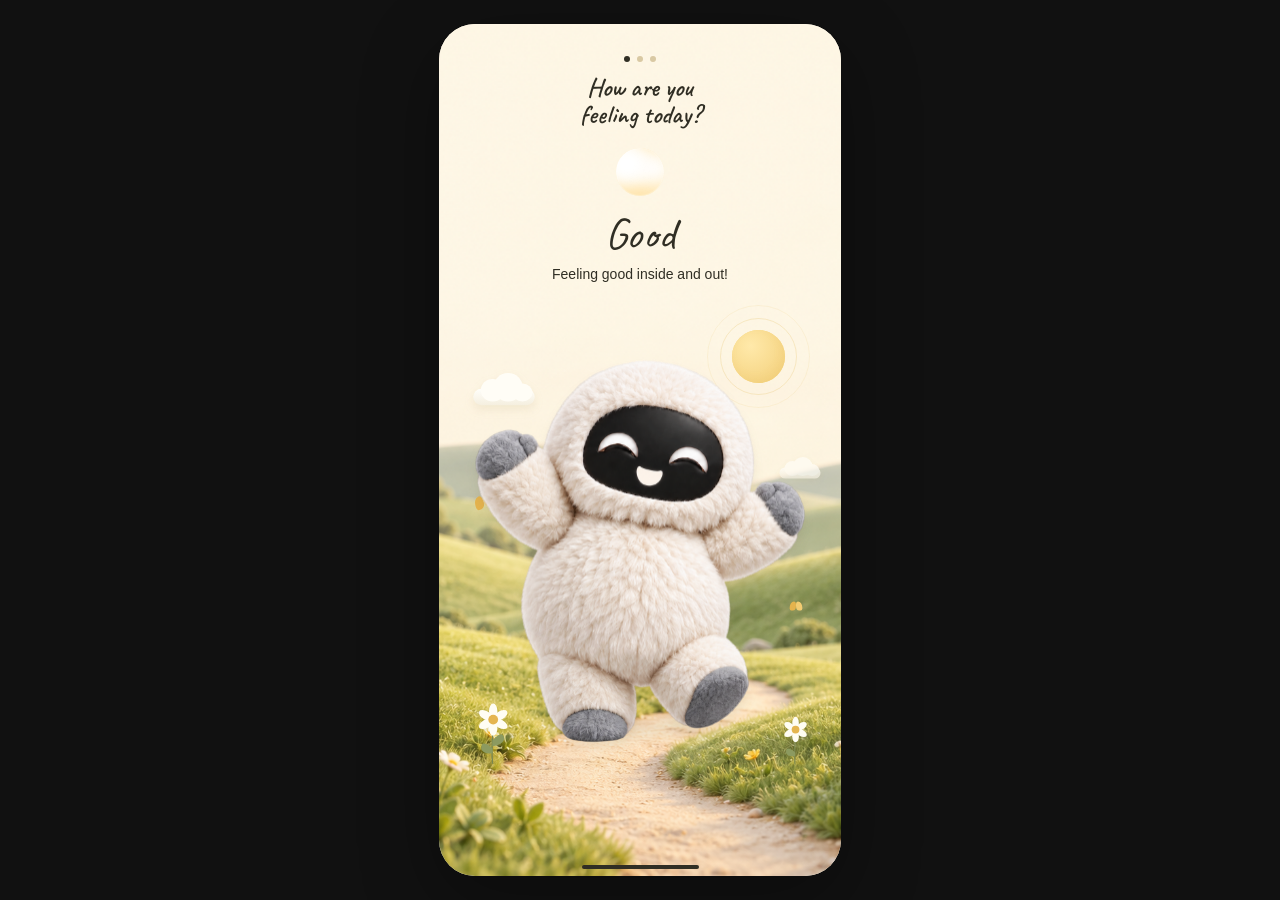
<file: Preview/moods.html>
<!doctype html>
<html lang="en">
<head>
  <meta charset="utf-8">
  <meta name="viewport" content="width=device-width, initial-scale=1, viewport-fit=cover">
  <meta name="theme-color" content="#fff8e8">
  <title>Mood Day — A little sunshine</title>
  <link rel="icon" href="data:image/svg+xml,%3Csvg xmlns='http://www.w3.org/2000/svg' viewBox='0 0 100 100'%3E%3Ctext y='.9em' font-size='90'%3E☀️%3C/text%3E%3C/svg%3E">
  <link rel="stylesheet" href="styles.css?v=mood-orb-10">
  <link rel="stylesheet" href="transitions.css?v=1">
  <script src="transitions.js?v=2"></script>
</head>
<body class="phone-only">
  <aside class="preview-note">
    <span class="wordmark"><span class="brand-sun">✳</span> mood day</span>
    <div class="intro"><span class="eyebrow">A MOMENT FOR YOU</span><h2>Every feeling<br>has a place.</h2><p>A little pause to notice your day.<br>Let’s start with a little sunshine.</p></div>
    <div class="preview-tools"><span class="preview-label"><i></i> GOOD · INTERACTIVE PREVIEW</span><button id="motion-toggle" aria-pressed="false"><span aria-hidden="true">Ⅱ</span> Pause motion</button><p>Swipe to explore. Tap your companion to choose.</p></div>
  </aside>

  <main class="phone" aria-label="Mood check-in, step 1 of 3"><div class="neutral-scenery" aria-hidden="true"></div>

    <header class="checkin-header">
      <div class="steps" aria-hidden="true"><i class="current"></i><i></i><i></i></div>
      <h1>How are you<br>feeling today?</h1>
    </header>

    <section class="mood-caption">
      <div class="mood-orb" aria-hidden="true"><span class="orb-cloud orb-cloud-one"></span><span class="orb-cloud orb-cloud-two"></span></div>
      <button class="mood-label" id="happy-label" aria-label="Choose good mood" aria-pressed="false">Good</button>
      <p class="mood-description">Feeling good inside and out!</p>
      <span class="selection-hint sr-only" role="status" aria-live="polite">Tap your companion to choose</span>
    </section>

    <section class="mood-scene" aria-label="Good mood in a sunny meadow">
      <div class="rain" aria-hidden="true"></div><div class="landscape" aria-hidden="true"></div>
      <div class="sun" aria-hidden="true"><div class="sun-core"></div></div>
      <div class="cloud cloud-one" aria-hidden="true"><i></i><i></i><i></i></div>
      <div class="cloud cloud-two" aria-hidden="true"><i></i><i></i><i></i></div>
      <div class="motes" aria-hidden="true"></div>
      <div class="butterfly butterfly-one" aria-hidden="true"><i></i><i></i></div>
      <div class="butterfly butterfly-two" aria-hidden="true"><i></i><i></i></div>
      <div class="avatar-shadow" aria-hidden="true"></div>
      <button class="avatar-button" id="happy-avatar" aria-label="Choose good mood" aria-pressed="false">
        <span class="avatar-jump"><img class="neutral-character" src="../MoodDay/Assets.xcassets/NeutralAvatar.imageset/neutral-avatar.png" alt="Neutral, your fluffy companion" aria-hidden="true"><img class="sad-character" src="../MoodDay/Assets.xcassets/SadAvatar.imageset/sad-avatar.png?v=white-mouth" alt="Sad, your fluffy companion"><canvas style="position:absolute;inset:0;width:100%;height:100%" id="happy-character" role="img" aria-label="Happy, the original fluffy companion with blinking eyes"></canvas></span>
      </button>
      <div class="celebration" aria-hidden="true"></div>
      <svg class="flower flower-one" aria-hidden="true" viewBox="0 0 50 94"><path d="M25 93Q23 68 27 31" stroke="#79864f" stroke-width="2" fill="none"/><path d="M25 71Q8 57 9 72Q12 80 25 78M25 60Q40 43 42 58Q38 67 25 68" fill="#8c9a60"/><g fill="#fffdf3"><ellipse cx="26" cy="18" rx="6" ry="11"/><ellipse cx="26" cy="18" rx="6" ry="11" transform="rotate(60 26 30)"/><ellipse cx="26" cy="18" rx="6" ry="11" transform="rotate(120 26 30)"/><ellipse cx="26" cy="18" rx="6" ry="11" transform="rotate(180 26 30)"/><ellipse cx="26" cy="18" rx="6" ry="11" transform="rotate(240 26 30)"/><ellipse cx="26" cy="18" rx="6" ry="11" transform="rotate(300 26 30)"/></g><circle cx="26" cy="30" r="7" fill="#e5b54f"/></svg>
      <svg class="flower flower-two" aria-hidden="true" viewBox="0 0 50 94"><path d="M25 93Q23 68 27 31" stroke="#79864f" stroke-width="2" fill="none"/><path d="M25 71Q8 57 9 72Q12 80 25 78" fill="#8c9a60"/><g fill="#fffdf3"><ellipse cx="26" cy="18" rx="6" ry="11"/><ellipse cx="26" cy="18" rx="6" ry="11" transform="rotate(60 26 30)"/><ellipse cx="26" cy="18" rx="6" ry="11" transform="rotate(120 26 30)"/><ellipse cx="26" cy="18" rx="6" ry="11" transform="rotate(180 26 30)"/><ellipse cx="26" cy="18" rx="6" ry="11" transform="rotate(240 26 30)"/><ellipse cx="26" cy="18" rx="6" ry="11" transform="rotate(300 26 30)"/></g><circle cx="26" cy="30" r="7" fill="#e5b54f"/></svg>
    </section>



    <footer class="actions"><button class="next-button" id="next" hidden>Next</button></footer>
    <div class="home-indicator" aria-hidden="true"></div>

    <dialog id="confirmation" aria-labelledby="confirmation-title">
      <div class="sheet-handle" aria-hidden="true"></div><span class="sheet-sun" aria-hidden="true">☀</span><p class="step-label">YOUR CHECK-IN</p><h2 id="confirmation-title">You’re feeling happy.</h2><p>A little joy, noticed.<br>Take that sunshine with you.</p><button id="close-confirmation">Back to check-in <span aria-hidden="true">↗</span></button>
    </dialog>
  </main>
  <span class="desktop-footnote">YOUR DAY. YOUR PACE.</span>
  <script src="happy.js?v=centered-copy-21"></script>
  <script src="app.js?v=good-copy-22"></script>
</body>
</html>
</file>
<file: Preview/styles.css>
:root{--cream:#fff8e8;--ink:#302e24;--muted:#8b795b;--gold:#a78541;--line:#d8c9a3;--sans:-apple-system,BlinkMacSystemFont,"Segoe UI",sans-serif;--serif:Georgia,"Times New Roman",serif;color:var(--ink);font-family:var(--sans);font-synthesis:none}
*{box-sizing:border-box}body{margin:0;min-height:100vh;background:#eae9df;display:flex;align-items:center;justify-content:center;gap:110px;padding:38px 30px;background-image:radial-gradient(ellipse at 65% 35%,#f5f3e9 0,transparent 70%)}button{font:inherit;cursor:pointer;-webkit-tap-highlight-color:transparent}button:focus-visible{outline:3px solid #a78541;outline-offset:6px}button:disabled{cursor:default}button{touch-action:manipulation}.preview-note{width:310px;align-self:stretch;display:flex;flex-direction:column;justify-content:center;position:relative}.wordmark{position:absolute;top:30px;font-family:var(--serif);font-size:28px;letter-spacing:-1px}.brand-sun{font-size:34px;color:#9d854b;margin-right:8px;vertical-align:-2px}.eyebrow{font-size:10px;letter-spacing:2.7px;color:#8b8168;font-weight:600}.intro h2{font-family:var(--serif);font-weight:400;letter-spacing:-1.8px;font-size:49px;line-height:1.13;margin:21px 0}.intro p{font-size:14px;line-height:1.8;color:#7b7868}.preview-tools{margin-top:68px}.preview-label{font-size:9px;letter-spacing:1.6px;display:block;color:#7c7968}.preview-label i{display:inline-block;width:6px;height:6px;background:#8d9c6e;border-radius:100%;margin-right:8px}#motion-toggle{display:flex;gap:10px;align-items:center;background:none;border:1px solid #cfcdbb;border-radius:30px;padding:11px 17px;margin-top:19px;color:#555646;font-size:12px;min-height:44px}.preview-tools p{font-size:11px;color:#807c6b;margin-top:16px}.desktop-footnote{position:fixed;bottom:20px;left:35px;color:#8b8979;font-size:9px;letter-spacing:2.4px}
.phone{width:402px;height:852px;flex-shrink:0;position:relative;overflow:hidden;background:var(--cream);border:7px solid #f9f7ed;border-radius:49px;box-shadow:0 0 0 1px #d6d4c6,0 32px 60px -20px #4c4d3440,0 5px 8px #77745c13;display:flex;flex-direction:column;isolation:isolate}.statusbar{height:47px;flex-shrink:0;display:flex;align-items:center;justify-content:space-between;padding:0 26px;font-size:14px;font-weight:600}.status-icons{display:flex;align-items:center;gap:5px}.status-icons svg{width:17px;height:13px}.status-icons svg:last-child{width:24px}.checkin-header{z-index:3;text-align:center;padding:13px 18px 0;pointer-events:none}.steps{display:flex;justify-content:center;gap:7px;margin-bottom:19px}.steps i{width:6px;height:6px;border-radius:50%;background:#d9c9a3}.steps i.current{background:var(--ink)}.step-label{font-size:10px;letter-spacing:2.5px;color:var(--gold);font-weight:600;margin:0 0 17px}.checkin-header h1{font-family:var(--serif);font-size:36px;line-height:1.12;font-weight:500;letter-spacing:-1.2px;margin:0}.subtitle{font-family:var(--serif);font-size:16px;color:var(--muted);margin:16px 0 0}
.mood-scene{position:relative;flex:1;min-height:280px;margin-top:1px;isolation:isolate}.landscape{position:absolute;inset:-26px -16px -46px;background:url('../MoodDay/Assets.xcassets/HappyMeadow.imageset/happy-meadow.png') center bottom/cover no-repeat;mask-image:linear-gradient(transparent 0,#000 17%,#000 79%,transparent 100%);animation:meadow-breathe 12s ease-in-out infinite alternate;z-index:-2}.sun{position:absolute;right:14%;top:8%;width:53px;height:53px;border-radius:100%;background:#f8d985;box-shadow:0 0 30px 13px #f8d77838,0 0 70px 28px #f4d78a20;animation:sun-glow 5s ease-in-out infinite;z-index:-1}.sun:before,.sun:after{content:"";position:absolute;inset:-12px;border:1px solid #e4bf6344;border-radius:50%}.sun:after{inset:-25px;border-color:#e4bf6320}.sun-core{height:100%;border-radius:100%;background:radial-gradient(circle at 35% 30%,#ffe9aa,#f2ce77);box-shadow:inset -3px -4px 8px #d6ab4d15}.cloud{position:absolute;width:82px;height:22px;border-radius:30px;background:linear-gradient(#fffefa,#f5efdfff);filter:drop-shadow(0 6px 6px #a9945420);z-index:-1}.cloud i{position:absolute;border-radius:100%;background:#fffdf6;bottom:5px}.cloud i:nth-child(1){width:32px;height:30px;left:10px}.cloud i:nth-child(2){width:39px;height:38px;left:27px}.cloud i:nth-child(3){width:27px;height:24px;left:52px}.cloud-one{top:20%;left:6%;transform:scale(.75);animation:cloud-drift 17s ease-in-out infinite alternate}.cloud-two{top:36%;right:0%;transform:scale(.5);opacity:.7;animation:cloud-drift-two 22s ease-in-out infinite alternate}.avatar-button{position:absolute;top:6%;left:-1%;width:102%;height:99%;border:0;background:none;padding:0;z-index:3;border-radius:45%}.avatar-jump{display:block;width:100%;height:100%;transform-origin:50% 80%}.avatar{display:block;width:100%;height:100%;object-fit:contain;filter:drop-shadow(0 13px 8px #6b62401e);animation:avatar-float 4.4s ease-in-out infinite;user-select:none}.avatar-button:hover .avatar{filter:drop-shadow(0 14px 9px #6b624035)}.avatar-shadow{position:absolute;width:124px;height:19px;border-radius:50%;background:#635b4630;filter:blur(7px);bottom:6%;left:calc(50% - 62px);animation:shadow-breathe 4.4s ease-in-out infinite}.avatar-button.bounce .avatar-jump{animation:joy-hop .9s cubic-bezier(.22,.75,.3,1)}.motes,.celebration{position:absolute;inset:0;pointer-events:none;z-index:4;overflow:hidden}.mote{position:absolute;width:4px;height:4px;border-radius:100% 0 100% 100%;background:#fffef1;box-shadow:0 0 5px #fffcdf;animation:petal-drift var(--duration) ease-in-out infinite;animation-delay:var(--delay);opacity:0}.mote:nth-child(3n){background:#edc773;width:5px;height:3px}.spark{position:absolute;color:#fff9d2;left:50%;top:48%;font-size:17px;animation:spark-burst 900ms ease-out forwards;transform:translate(-50%,-50%)}.butterfly{position:absolute;z-index:2;width:18px;height:16px;animation:butterfly-drift 8s ease-in-out infinite}.butterfly i{position:absolute;top:0;width:9px;height:13px;background:#e5b34d;border-radius:80% 40% 60% 30%;transform-origin:right center;animation:wing .45s ease-in-out infinite alternate}.butterfly i+i{left:9px;transform-origin:left center;border-radius:40% 80% 30% 60%;animation-delay:-.2s;background:#f3cc71}.butterfly-one{top:43%;left:9%;transform:rotate(-20deg)}.butterfly-two{top:65%;right:9%;scale:.7;animation-delay:-4s}.flower{position:absolute;bottom:0;width:35px;height:67px;z-index:5;transform-origin:center bottom;animation:flower-sway 4s ease-in-out infinite alternate;filter:drop-shadow(1px 3px 2px #6b624015)}.flower-one{left:9%}.flower-two{right:8%;width:28px;height:52px;animation-delay:-2s}
.mood-caption{text-align:center;z-index:5;position:relative;padding:24px 20px 0;min-height:125px;pointer-events:none}.mood-label{pointer-events:auto;font-family:var(--serif);font-size:29px;line-height:1.3;letter-spacing:-.5px;border:0;background:none;color:var(--ink);display:inline-flex;align-items:center;gap:11px;min-height:44px;padding:0 12px}.mood-dot{height:8px;width:8px;border-radius:50%;background:#dfb459;box-shadow:0 0 0 4px #f2dca448}.selected-check{font-family:var(--sans);font-size:12px;border-radius:100%;background:#e8eddb;color:#5f7046;width:19px;height:19px;display:none;align-items:center;justify-content:center}.selected .selected-check{display:flex}.mood-caption p{font-family:var(--serif);font-size:14px;color:#8a7959;margin:6px 0 0}.selection-hint{display:block;font-size:9px;letter-spacing:.5px;color:#887e65;margin-top:11px}.selected .selection-hint{color:#697b4c}.actions{display:flex;gap:14px;padding:19px 23px 28px;z-index:6}.actions button{height:51px;border-radius:15px;font-family:var(--serif);font-size:19px;font-weight:600;flex:1;transition:opacity .2s,background .2s,transform .2s}.actions button:active:not(:disabled){transform:scale(.97)}.back-button{background:transparent;border:1.5px solid #cbbb93;color:#796845}.back-button:disabled{opacity:.5}.next-button{background:#000;color:#fff;border:1px solid #000;box-shadow:0 5px 11px #38332420;display:flex;align-items:center;justify-content:center;gap:22px}.next-button:disabled{opacity:.55;box-shadow:none}.home-indicator{width:117px;height:4px;position:absolute;bottom:7px;left:calc(50% - 58.5px);background:#302e24;border-radius:3px;z-index:10}
dialog{position:absolute;inset:auto 0 0;width:100%;max-width:none;max-height:85%;margin:0;padding:15px 27px 38px;text-align:center;color:var(--ink);border:0;border-radius:28px 28px 0 0;background:var(--cream);box-shadow:0 -10px 40px #403a2520}dialog::backdrop{background:#302e2450;backdrop-filter:blur(5px)}.sheet-handle{width:35px;height:4px;border-radius:3px;background:#d7cdb4;margin:0 auto 24px}.sheet-sun{display:block;font-size:43px;color:#cca043;margin-bottom:22px}dialog h2{font:500 28px/1.2 var(--serif);letter-spacing:-.6px}dialog p:not(.step-label){font:16px/1.6 var(--serif);color:var(--muted)}dialog button{width:100%;border:0;border-radius:15px;background:var(--ink);color:var(--cream);padding:17px;margin-top:18px;font-size:14px}dialog button span{float:right}
@keyframes avatar-float{0%,100%{transform:translateY(4px) rotate(-3deg) scale(.99)}50%{transform:translateY(-9px) rotate(2deg) scale(1.015)}}@keyframes joy-hop{0%,100%{transform:translateY(0) scale(1)}18%{transform:translateY(5px) scale(1.04,.95)}48%{transform:translateY(-32px) rotate(-5deg) scale(.99,1.04)}72%{transform:translateY(1px) scale(1.02,.97)}}@keyframes shadow-breathe{0%,100%{transform:scaleX(1.04);opacity:.8}50%{transform:scaleX(.85);opacity:.5}}@keyframes meadow-breathe{from{transform:scale(1.02) translateX(-2px)}to{transform:scale(1.055) translateX(2px)}}@keyframes sun-glow{0%,100%{transform:scale(.96);opacity:.85}50%{transform:scale(1.04);opacity:1}}@keyframes cloud-drift{from{translate:-12px 0}to{translate:28px 4px}}@keyframes cloud-drift-two{from{translate:12px 0}to{translate:-23px -5px}}@keyframes petal-drift{0%{opacity:0;transform:translate(0,22px) rotate(0)}20%,70%{opacity:.8}100%{opacity:0;transform:translate(25px,-66px) rotate(130deg)}}@keyframes flower-sway{from{transform:rotate(-7deg)}to{transform:rotate(8deg)}}@keyframes butterfly-drift{0%,100%{translate:0 0;rotate:-12deg}50%{translate:14px -20px;rotate:13deg}}@keyframes wing{from{transform:scaleX(.35) rotate(-15deg)}to{transform:scaleX(1) rotate(10deg)}}@keyframes spark-burst{0%{opacity:0;translate:0 0;scale:.5}15%{opacity:1}100%{opacity:0;translate:var(--x) var(--y);scale:1.2;rotate:35deg}}
.paused *,.paused *::before,.paused *::after{animation-play-state:paused!important}.paused .avatar-button.bounce .avatar-jump{animation:none}.paused .spark{display:none}@media(prefers-reduced-motion:reduce){*,*::before,*::after{animation:none!important;transition:none!important}.mote,.spark{display:none}}
@media(min-width:761px) and (max-height:900px){body{padding:22px 25px;gap:80px}.phone{height:calc(100dvh - 44px);min-height:700px;width:370px}.statusbar{height:39px}.checkin-header{padding-top:7px}.steps{margin-bottom:15px}.step-label{margin-bottom:14px}.checkin-header h1{font-size:33px}.subtitle{margin-top:12px}.mood-caption{padding-top:19px;min-height:112px}.actions{padding-bottom:24px;padding-top:14px}.mood-scene{min-height:255px}.intro h2{font-size:45px}}
@media(max-width:760px){body{padding:0;background:var(--cream);display:block}.preview-note,.desktop-footnote{display:none}.phone{border:0;border-radius:0;box-shadow:none;width:100%;height:100svh;min-height:710px;max-width:480px;margin:0 auto}.statusbar{padding-top:env(safe-area-inset-top);height:48px}.checkin-header{padding-top:16px}.mood-scene{max-height:470px}.actions{padding-bottom:max(31px,env(safe-area-inset-bottom))}.home-indicator{bottom:9px}dialog{position:fixed;max-width:480px;margin-left:auto;margin-right:auto}}@media(max-width:760px) and (max-height:760px){.phone{min-height:660px}.statusbar{height:34px}.checkin-header{padding-top:10px}.steps{margin-bottom:12px}.step-label{margin-bottom:12px}.checkin-header h1{font-size:32px}.subtitle{margin-top:10px}.mood-scene{min-height:250px}.mood-caption{padding-top:14px;min-height:109px}.actions{padding-top:12px;padding-bottom:25px}}

/* Anchor the prototype confirmation to the phone, including desktop review. */
dialog{position:fixed;inset:auto;left:var(--sheet-left,0);bottom:var(--sheet-bottom,0);width:var(--sheet-width,100%);margin:0;border-radius:28px 28px 36px 36px}
@media(max-width:760px){dialog{border-radius:28px 28px 0 0}}

/* Original image with a shared blinking-eye overlay. */
#happy-character{display:block;width:100%;height:100%;filter:drop-shadow(0 7px 5px #6b624018)}
.avatar-button{top:3%;height:105%}
.avatar-shadow{animation:none;bottom:1%;opacity:.55}

.motes{z-index:2}

/* Original proportions, gentle floating motion and tap-to-hop reaction. */
.avatar-button{top:6%;height:99%}

#happy-character{animation:avatar-float 4.4s ease-in-out infinite}
.avatar-shadow{animation:shadow-breathe 4.4s ease-in-out infinite;bottom:6%}

/* Whole-screen selection, with one clear continuation action. */
.sr-only{position:absolute!important;width:1px!important;height:1px!important;padding:0!important;margin:-1px!important;overflow:hidden!important;clip-path:inset(50%)!important;white-space:nowrap!important;border:0!important}
.checkin-header{padding-bottom:20px}
.mood-caption{min-height:80px;padding-top:25px}
.actions{min-height:98px}
.next-button[hidden]{display:none!important}
.phone{transition:background-color .35s ease,box-shadow .35s ease}
.phone::after{content:"";position:absolute;inset:0;border:2px solid transparent;border-radius:inherit;pointer-events:none;z-index:11;transition:border-color .35s ease,box-shadow .35s ease,background-color .35s ease}
.phone.selected{background-color:#fff1ca}
.phone.selected::after{border-color:#caaa62;box-shadow:inset 0 0 42px 5px #e8bf5140;background-color:#eec35a0a}
@media(max-width:760px){.phone::after{border-radius:0}}

@font-face{font-family:'Anonymous Pro';src:url('../MoodDay/Fonts/AnonymousPro-Bold.ttf') format('truetype');font-style:normal;font-weight:700;font-display:swap}
@font-face{font-family:'Caveat';src:url('../MoodDay/Fonts/Caveat.ttf') format('truetype');font-style:normal;font-weight:400 700;font-display:swap}
@font-face{font-family:'Figma Hand';src:local('Figma Hand'),local('FigmaHand-Regular');font-style:normal;font-weight:400;font-display:swap}
.checkin-header .step-label{font-family:'Anonymous Pro',monospace;font-size:11px;font-weight:700;letter-spacing:2.5px}
.checkin-header h1{font-family:'Caveat',cursive;font-weight:600;font-size:42px;line-height:1.04;letter-spacing:0}
.checkin-header{padding-bottom:0}
.mood-caption{min-height:0;padding:12px 20px 8px;flex-shrink:0}
.mood-label{font-family:'Figma Hand','Caveat',cursive;font-weight:400;font-size:32px;letter-spacing:0;line-height:1.2}
.mood-caption .mood-description{font-family:var(--sans);font-size:14px;line-height:1.5;color:var(--muted);margin:3px 0 0}
@media(min-width:761px) and (max-height:900px){.checkin-header h1{font-size:38px}.mood-caption{padding-top:8px;padding-bottom:6px}}
@media(max-width:760px) and (max-height:760px){.checkin-header h1{font-size:36px}.mood-caption{padding-top:6px;padding-bottom:4px}}

/* Shared stage: weather and characters blend without replacing the screen. */
.phone{transition:background-color .65s ease,box-shadow .65s ease}
.phone.sad{background:#edf0f3}.phone.sad.selected{background:#dce8f2}
.phone.sad.selected::after{border-color:#90a9c1;box-shadow:inset 0 0 32px #809eb32b}
.sad-character{position:absolute;inset:0;width:100%;height:100%;object-fit:contain;opacity:0;animation:avatar-float 4.4s ease-in-out infinite;transition:opacity .65s ease;pointer-events:none}
#happy-character{transition:opacity .65s ease}.sad #happy-character{opacity:0}.sad .sad-character{opacity:1}
.avatar-button{translate:var(--drag,0px) 0;transition:translate .65s cubic-bezier(.22,1,.36,1)}
.dragging .avatar-button{transition:none}
.landscape{transition:filter .8s ease;translate:calc(var(--drag,0px) * .18) 0}
.sad .landscape{filter:saturate(.28) brightness(.75) hue-rotate(145deg)}
.sun,.butterfly,.flower,.motes{transition:opacity .7s ease}.sad .sun,.sad .butterfly,.sad .motes{opacity:0}.sad .flower{opacity:.35;filter:saturate(.2)}
.sad .cloud{filter:brightness(.75) sepia(.1) hue-rotate(160deg)}
.rain{position:absolute;inset:0;z-index:6;pointer-events:none;opacity:0;transition:opacity .8s;overflow:hidden;mask-image:linear-gradient(transparent,#000 15%,#000 85%,transparent)}
.sad .rain{opacity:.65}.rain i{position:absolute;top:-10%;height:18px;width:1px;background:linear-gradient(transparent,#a0bbd1);animation:rain-fall var(--duration) var(--delay) linear infinite}
@keyframes rain-fall{to{transform:translate(-35px,560px)}}
@media(prefers-reduced-motion:reduce){.phone,.avatar-button,.sad-character,#happy-character,.landscape,.rain{transition:none}.rain i{animation:none;top:50%}}
.sad .sun{animation:none;opacity:0}.rain i{width:1.5px;background:linear-gradient(transparent,#6f95b5);height:24px}.sad .rain{opacity:.8}

/* Shared action button treatment across moods, sheets, and preview controls. */
.actions{margin-top:auto;flex-shrink:0;min-height:111px;padding:19px 23px 32px}
.actions button,dialog button,#motion-toggle{border-radius:8px;font-family:'Caveat',cursive;font-size:16px;font-weight:600;height:60px;min-height:60px;padding-top:0;padding-bottom:0;line-height:1.2}
dialog{padding-bottom:32px}
/* Full-page scenery, without the cloudy top and bottom masks. */
.phone{isolation:isolate}
.phone::before{content:"";position:absolute;inset:0;z-index:-1;background:url('../MoodDay/Assets.xcassets/HappyMeadow.imageset/happy-meadow.png') center bottom/cover no-repeat;transition:filter .8s ease;pointer-events:none}
.phone.sad::before{filter:saturate(.28) brightness(.75) hue-rotate(145deg)}
.landscape{display:none}
.actions{background:transparent}
.sun{box-shadow:none}
.phone.selected::after{background:transparent;box-shadow:inset 0 0 12px #c7a54a26}
.phone.sad.selected::after{box-shadow:inset 0 0 12px #809eb326}

.actions .next-button{font-size:24px}

.checkin-header h1{font-size:32px}
.mood-caption .mood-label{font-size:44px}
.mood-caption .mood-description{color:var(--ink)}

.checkin-header .steps{margin-bottom:12px}
.checkin-header h1{font-size:30px;opacity:.75}

.checkin-header h1{font-size:26px;opacity:1}
.mood-caption{padding-top:36px}

.phone.sad .steps i:not(.current){background:#fff}

/* Selection belongs to the companion, rather than the page frame. */
.phone.selected::after{display:none}
.phone.selected{background:var(--cream)}
.phone.sad.selected{background:#edf0f3}
.checkin-header{padding-top:32px}
.phone{--avatar-glow:#ffe7a0}
.phone.sad{--avatar-glow:#dceeff}
.selected #happy-character,.selected .sad-character{filter:drop-shadow(0 0 3px #fff8ee) drop-shadow(0 0 15px var(--avatar-glow));animation-name:avatar-selected-float;animation-duration:3s}
@keyframes avatar-selected-float{0%,100%{transform:translateY(7px) rotate(-4deg) scale(1.01)}50%{transform:translateY(-20px) rotate(3deg) scale(1.035)}}
@media(prefers-reduced-motion:reduce){.selected #happy-character,.selected .sad-character{animation:none!important}}


.phone .neutral-scenery{position:absolute;inset:0;z-index:-1;background:url('../MoodDay/Assets.xcassets/NeutralMeadow.imageset/neutral-meadow.png') center bottom/cover;opacity:0;transition:opacity .8s;pointer-events:none}
.phone.neutral .neutral-scenery{opacity:1}
.neutral-character{position:absolute;inset:0;width:100%;height:100%;object-fit:contain;opacity:0;animation:avatar-float 4.4s ease-in-out infinite;transition:opacity .65s;pointer-events:none}
.neutral #happy-character{opacity:0}.neutral .neutral-character{opacity:1}
.neutral .sun{animation:none;opacity:0}.neutral .butterfly,.neutral .motes{opacity:0}
.phone.neutral{--avatar-glow:#e4f3ff}.neutral .steps i:not(.current){background:white}
.selected .neutral-character{filter:drop-shadow(0 0 3px #fff8ee) drop-shadow(0 0 15px var(--avatar-glow));animation-name:avatar-selected-float;animation-duration:3s}
@media(prefers-reduced-motion:reduce){.neutral-character{animation:none!important;transition:none}.phone .neutral-scenery{transition:none}}

.mood-caption{display:flex;flex-direction:column;align-items:center;text-align:center}
.mood-caption .mood-label{justify-content:center;text-align:center;margin-inline:auto}
.mood-caption .mood-description{width:100%;text-align:center;margin-inline:auto}

/* App-only preview shell. */
body.phone-only{background:#111;background-image:none;display:grid;place-items:center;min-height:100svh;padding:24px 0;gap:0}
.phone-only .preview-note,.phone-only .desktop-footnote{display:none}
.phone-only .phone{width:402px;height:852px;max-height:calc(100svh - 48px);min-height:600px;border:0;border-radius:36px;box-shadow:0 24px 80px #0005;margin:0}
@media(max-width:760px){body.phone-only{display:block;padding:0;background:var(--cream)}.phone-only .phone{width:100%;max-width:none;height:100svh;max-height:none;min-height:660px;border-radius:0;box-shadow:none}}

/* A small thinking sky, with a different rhythm for each emotion. */
.mood-caption{padding-top:20px}
.mood-orb{position:relative;isolation:isolate;flex:0 0 48px;width:48px;height:48px;margin-bottom:12px;overflow:hidden;border-radius:50%;background:#FFE7B2;box-shadow:inset 0 0 0 1px #ffffff38;--orb-cloud:#ffffff}
.orb-cloud{position:absolute;inset:-20%;border-radius:45%;filter:blur(4px);background:radial-gradient(ellipse at 30% 38%,var(--orb-cloud) 0,var(--orb-cloud) 15%,transparent 44%),radial-gradient(ellipse at 70% 45%,var(--orb-cloud) 0,transparent 42%);animation:orb-joy .666667s ease-in-out infinite alternate}
.orb-cloud-two{inset:-35%;opacity:.7;animation-delay:-.333333s;animation-duration:.916667s}
.orb-light,.orb-drop{display:none!important}
.neutral .mood-orb{background:#245d9b;--orb-cloud:#bce7ff}
.neutral .orb-cloud{animation-name:orb-drift;animation-duration:1.5s}
.neutral .orb-cloud-two{animation-duration:2s;animation-delay:-.833333s}
.sad .mood-orb{background:#344f59;--orb-cloud:#d2ecef}
.sad .orb-cloud{animation-name:orb-rain;animation-duration:1s}
.sad .orb-cloud-two{animation-duration:1.333333s;animation-delay:-.5s}
@keyframes orb-joy{from{transform:translate(-8px,5px) rotate(-20deg) scale(.95)}to{transform:translate(7px,-5px) rotate(30deg) scale(1.08)}}
@keyframes orb-drift{from{transform:translate(-6px,0) rotate(-8deg)}to{transform:translate(6px,2px) rotate(8deg)}}
@keyframes orb-rain{from{transform:translate(2px,-5px) rotate(-8deg)}to{transform:translate(-3px,5px) rotate(8deg)}}
@keyframes orb-shimmer{0%,100%{opacity:.35}50%{opacity:.85}}
@keyframes orb-rainfall{from{background-position:0 0}to{background-position:-5px 48px}}
@media(prefers-reduced-motion:reduce){.mood-orb{transition:none}.mood-orb span{animation:none!important}}

.orb-drop{display:none;position:absolute;top:-12px;width:7px;height:10px;border-radius:75% 0 65% 65%;background:linear-gradient(135deg,#fff,#bfe5ef);box-shadow:0 1px 2px #173e5866;animation:orb-big-drops 1.1s linear infinite}
.sad .orb-drop{display:block}.drop-one{left:9px;animation-delay:-.2s}.drop-two{left:22px;animation-delay:-.75s}.drop-three{left:35px;animation-delay:-.45s}.drop-four{left:17px;width:6px;height:9px;animation-delay:-1s;animation-duration:1.4s}
@keyframes orb-big-drops{from{transform:translate(4px,0) rotate(-35deg)}to{transform:translate(-4px,66px) rotate(-35deg)}}
</file>
<file: Preview/transitions.css>
/* Keep the app frame stationary while its contents change screens. */
@view-transition{navigation:auto}
:root{view-transition-name:none}
.welcome,.phone-only .phone{view-transition-name:app-screen}
::view-transition-group(app-screen){animation-duration:460ms;animation-timing-function:cubic-bezier(.22,1,.36,1);overflow:hidden;border-radius:36px}
::view-transition-old(app-screen){animation:screen-out 300ms cubic-bezier(.4,0,.2,1) both;mix-blend-mode:normal}
::view-transition-new(app-screen){animation:screen-in 460ms cubic-bezier(.22,1,.36,1) both;mix-blend-mode:normal}
@keyframes screen-out{to{opacity:0;transform:translateY(-12px) scale(.985)}}
@keyframes screen-in{from{opacity:0;transform:translateY(24px) scale(1.015)}to{opacity:1;transform:none}}
.screen-enter .phone{animation:screen-in 460ms cubic-bezier(.22,1,.36,1) both}
.screen-leave .welcome{animation:screen-out 240ms ease both;pointer-events:none}
@media(max-width:760px){::view-transition-group(app-screen){border-radius:0}}
@media(prefers-reduced-motion:reduce){::view-transition-group(app-screen),::view-transition-old(app-screen),::view-transition-new(app-screen){animation:none!important}.screen-enter .phone,.screen-leave .welcome{animation:none!important}}
</file>
